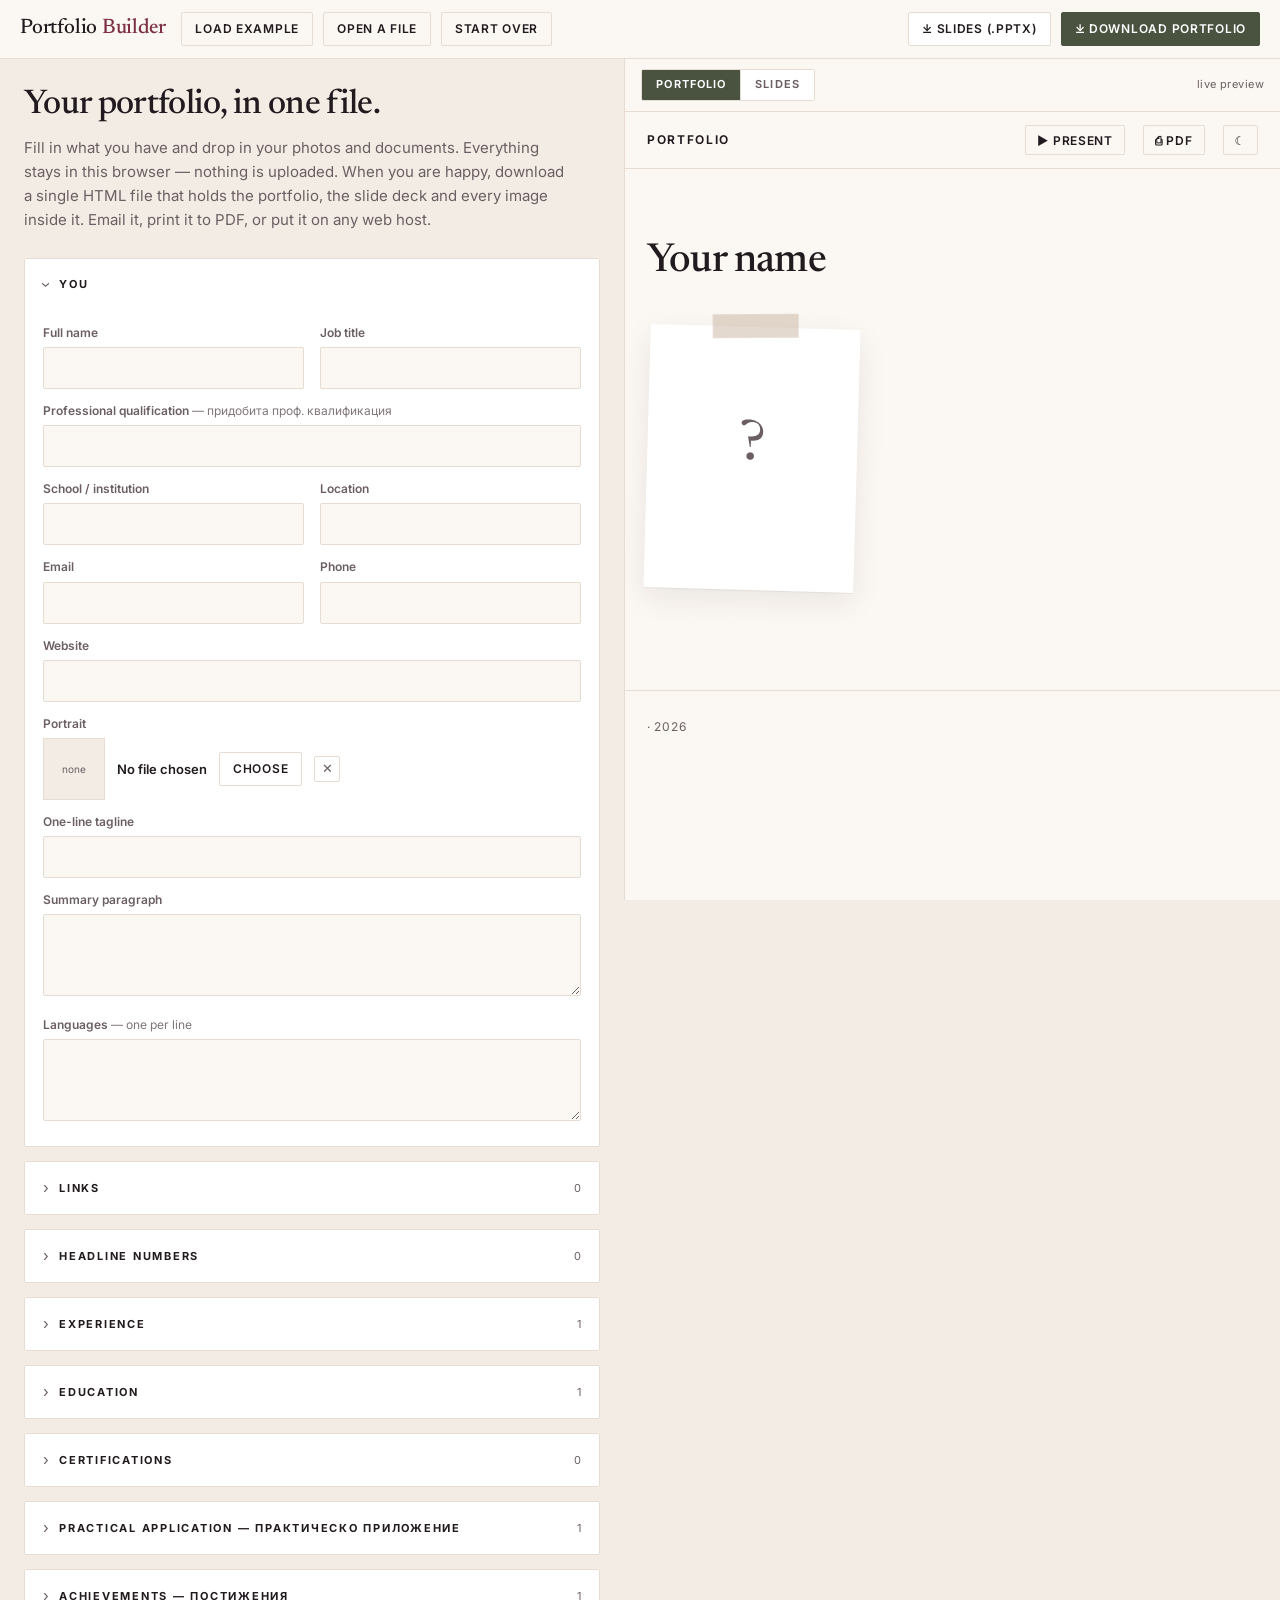
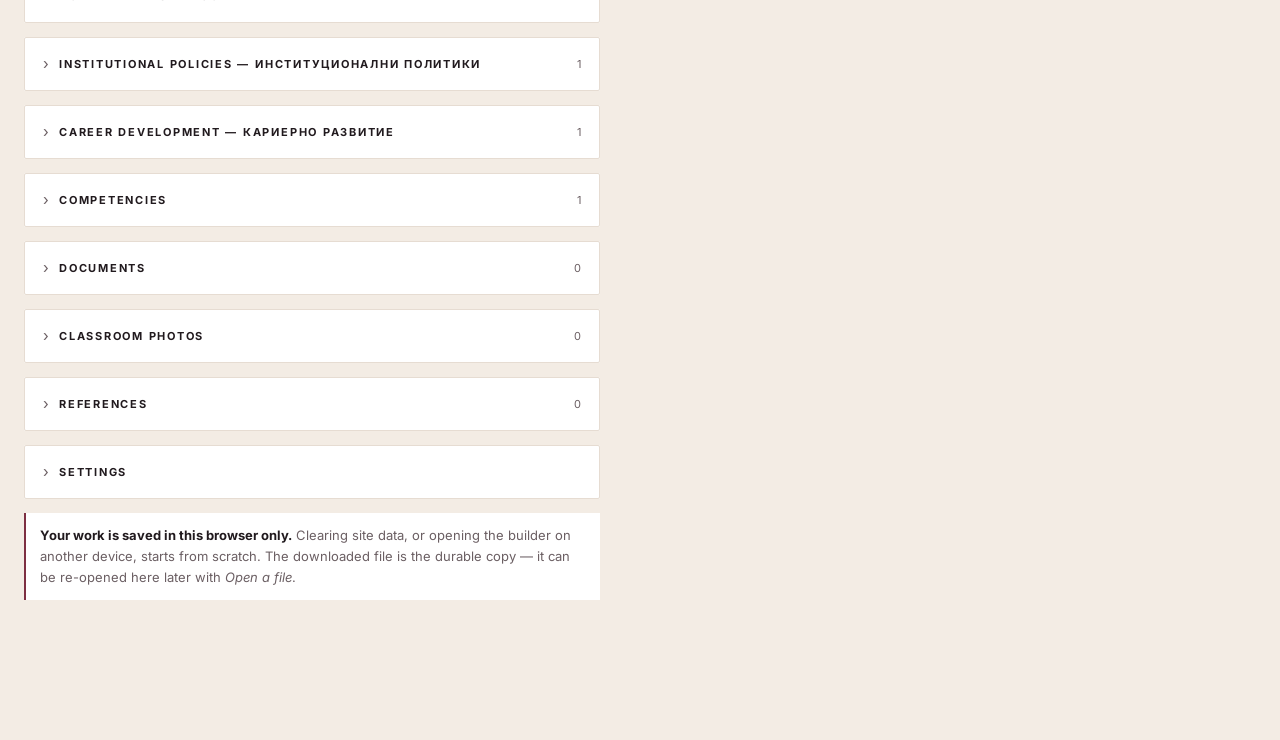
<file: index.html>
<!doctype html>
<html lang="en">
<head>
  <meta charset="utf-8">
  <meta name="viewport" content="width=device-width, initial-scale=1">
  <title>Portfolio Builder</title>
  <meta name="description" content="Enter your details, drop in your photos and documents, and download a finished teaching portfolio as one file. Nothing is uploaded anywhere.">
  <link rel="preconnect" href="https://fonts.googleapis.com">
  <link rel="preconnect" href="https://fonts.gstatic.com" crossorigin>
  <link rel="stylesheet" href="https://fonts.googleapis.com/css2?family=Inter:wght@400;600;700&family=Newsreader:ital,opsz,wght@0,6..72,300..600;1,6..72,300..500&display=swap">
  <link rel="stylesheet" href="assets/css/app.css">
</head>
<body>

<header class="appbar">
  <span class="logo">Portfolio <b>Builder</b></span>
  <button class="btn ghost" id="example" type="button">Load example</button>
  <label class="btn ghost" style="margin:0">
    Open a file<input type="file" id="open" accept=".html,text/html" hidden>
  </label>
  <button class="btn ghost" id="reset" type="button">Start over</button>
  <span class="spacer"></span>
  <span class="size" id="size"></span>
  <button class="btn" id="pptx" type="button" title="A .pptx that Google Slides imports">⤓ Slides (.pptx)</button>
  <button class="btn primary" id="download" type="button">⤓ Download portfolio</button>
</header>

<div class="shell">
  <div class="pane-form">
    <div class="intro">
      <h1>Your portfolio, in one file.</h1>
      <p>Fill in what you have and drop in your photos and documents. Everything stays in this
      browser — nothing is uploaded. When you are happy, download a single HTML file that holds
      the portfolio, the slide deck and every image inside it. Email it, print it to PDF, or put
      it on any web host.</p>
    </div>
    <div id="form"></div>
    <div class="warn">
      <b>Your work is saved in this browser only.</b> Clearing site data, or opening the builder on
      another device, starts from scratch. The downloaded file is the durable copy — it can be
      re-opened here later with <em>Open a file</em>.
    </div>
  </div>

  <div class="pane-view">
    <div class="view-head">
      <div class="tabs" role="tablist">
        <button id="tab-portfolio" role="tab" aria-selected="true" type="button">Portfolio</button>
        <button id="tab-slides" role="tab" aria-selected="false" type="button">Slides</button>
      </div>
      <span class="note" id="viewnote">live preview</span>
    </div>
    <iframe id="preview" title="Portfolio preview"></iframe>
  </div>
</div>

<div class="toast" id="toast"></div>

<script src="assets/js/media.js"></script>
<script src="assets/js/render.js"></script>
<script src="assets/js/pptx.js"></script>
<script src="assets/js/app.js"></script>
</body>
</html>
</file>
<file: assets/css/app.css>
/* The builder's own chrome. The portfolio itself is styled by viewer.css
   and rendered inside an iframe, so the two never collide. */

:root {
  --paper:    #fbf7f2;
  --paper-2:  #f3ece4;
  --card:     #ffffff;
  --ink:      #211a1e;
  --ink-soft: #6b5f63;
  --rule:     #e6dcd2;
  --margin:   #7d2f42;
  --accent:   #4a5240;
  --shadow:   0 1px 1px rgba(33,26,30,.05), 0 10px 30px rgba(33,26,30,.08);
  --serif: "Newsreader", Georgia, "Times New Roman", serif;
  --sans:  "Inter", ui-sans-serif, system-ui, -apple-system, "Segoe UI", Roboto, sans-serif;
}

* { box-sizing: border-box; }
body {
  margin: 0; background: var(--paper-2); color: var(--ink);
  font-family: var(--sans); font-size: 15px; line-height: 1.6;
  -webkit-font-smoothing: antialiased;
}
h1, h2, h3 { margin: 0; line-height: 1.2; }
button, input, textarea { font: inherit; color: inherit; }

/* ---------- top bar ---------- */
.appbar {
  position: sticky; top: 0; z-index: 30;
  display: flex; align-items: center; gap: 10px;
  padding: 12px 20px; background: var(--paper);
  border-bottom: 1px solid var(--rule);
}
.appbar .logo {
  font-family: var(--serif); font-size: 21px; font-weight: 500;
  letter-spacing: -.01em; margin-right: 6px; white-space: nowrap;
}
.appbar .logo b { color: var(--margin); font-weight: 500; }
.appbar .spacer { flex: 1; }
.appbar .size { font-size: 12px; color: var(--ink-soft); font-variant-numeric: tabular-nums; }

.btn {
  border: 1px solid var(--rule); background: var(--card); color: var(--ink);
  border-radius: 2px; height: 34px; padding: 0 13px; cursor: pointer;
  font-size: 12px; font-weight: 600; letter-spacing: .06em; text-transform: uppercase;
  display: inline-flex; align-items: center; gap: 7px; white-space: nowrap;
}
.btn:hover { border-color: var(--margin); color: var(--margin); }
.btn.primary { background: var(--accent); border-color: var(--accent); color: #fff; }
.btn.primary:hover { filter: brightness(1.1); color: #fff; }
.btn:disabled { opacity: .45; cursor: default; }
.btn.ghost { background: transparent; }

/* ---------- two-column shell ---------- */
.shell { display: grid; grid-template-columns: minmax(0, 1fr) minmax(0, 1.05fr); align-items: start; }
.pane-form { padding: 26px 24px 140px; min-width: 0; }
.pane-view {
  position: sticky; top: 59px; height: calc(100vh - 59px);
  border-left: 1px solid var(--rule); background: var(--paper);
  display: flex; flex-direction: column; min-width: 0;
}

.intro { max-width: 60ch; margin-bottom: 26px; }
.intro h1 { font-family: var(--serif); font-size: 34px; font-weight: 500; letter-spacing: -.02em; }
.intro p { color: var(--ink-soft); margin: 10px 0 0; }

/* ---------- form ---------- */
fieldset {
  border: 1px solid var(--rule); background: var(--card);
  border-radius: 2px; padding: 0; margin: 0 0 14px;
}
legend { display: none; }
.fs-head {
  display: flex; align-items: center; gap: 10px; width: 100%;
  padding: 14px 18px; background: none; border: 0; cursor: pointer; text-align: left;
}
.fs-head .name {
  font-size: 11px; font-weight: 700; letter-spacing: .16em; text-transform: uppercase;
}
.fs-head .count { font-size: 11px; color: var(--ink-soft); margin-left: auto; }
.fs-head .caret { color: var(--ink-soft); transition: transform .15s; }
fieldset[open] .fs-head .caret { transform: rotate(90deg); }
.fs-body { padding: 0 18px 18px; display: none; }
fieldset[open] .fs-body { display: block; }

label { display: block; font-size: 12px; font-weight: 600; color: var(--ink-soft); margin: 12px 0 5px; }
label .hint { font-weight: 400; text-transform: none; opacity: .85; }
input[type=text], textarea, select {
  width: 100%; font-size: 15px; background: var(--paper);
  border: 1px solid var(--rule); border-radius: 2px; padding: 8px 11px;
}
input[type=color] { width: 100%; height: 38px; padding: 3px; background: var(--paper); border: 1px solid var(--rule); }
textarea { min-height: 82px; resize: vertical; line-height: 1.5; }
input:focus, textarea:focus, select:focus { outline: 2px solid color-mix(in srgb, var(--accent) 45%, transparent); outline-offset: 1px; }
.row2 { display: grid; grid-template-columns: 1fr 1fr; gap: 0 16px; }
.full { grid-column: 1 / -1; }

.item { border: 1px solid var(--rule); border-radius: 2px; padding: 8px 14px 16px; margin: 12px 0; background: var(--paper); }
.item-bar { display: flex; align-items: center; gap: 5px; }
.item-bar strong { font-size: 11px; font-weight: 700; letter-spacing: .12em; text-transform: uppercase; color: var(--ink-soft); margin-right: auto; }
.mini {
  border: 1px solid var(--rule); background: var(--card); color: var(--ink-soft);
  border-radius: 2px; width: 26px; height: 26px; cursor: pointer; line-height: 1; font-size: 13px;
}
.mini:hover { color: var(--ink); border-color: var(--margin); }
.mini.danger:hover { color: var(--margin); }

/* ---------- file pickers ---------- */
.filefield { display: flex; align-items: center; gap: 12px; margin-top: 5px; }
.thumb {
  width: 62px; height: 62px; flex: none; object-fit: cover;
  border: 1px solid var(--rule); background: var(--paper-2);
  display: grid; place-items: center; font-size: 10px; color: var(--ink-soft); text-align: center;
}
.filefield .meta { min-width: 0; font-size: 12px; color: var(--ink-soft); }
.filefield .meta b { display: block; font-weight: 600; color: var(--ink); font-size: 13px;
  overflow: hidden; text-overflow: ellipsis; white-space: nowrap; }

.drop {
  border: 1px dashed var(--rule); border-radius: 2px; padding: 20px;
  text-align: center; color: var(--ink-soft); font-size: 13px; margin-top: 12px;
  background: var(--paper); cursor: pointer;
}
.drop:hover, .drop.over { border-color: var(--margin); color: var(--margin); background: var(--card); }
.drop b { display: block; color: var(--ink); font-size: 14px; margin-bottom: 3px; }

/* ---------- preview ---------- */
.view-head {
  display: flex; align-items: center; gap: 8px;
  padding: 10px 16px; border-bottom: 1px solid var(--rule);
}
.tabs { display: flex; border: 1px solid var(--rule); border-radius: 2px; overflow: hidden; }
.tabs button {
  border: 0; background: var(--card); padding: 6px 14px; cursor: pointer;
  font-size: 11px; font-weight: 650; letter-spacing: .1em; text-transform: uppercase; color: var(--ink-soft);
}
.tabs button + button { border-left: 1px solid var(--rule); }
.tabs button[aria-selected="true"] { background: var(--accent); color: #fff; }
.view-head .note { margin-left: auto; font-size: 11px; color: var(--ink-soft); letter-spacing: .04em; }

#preview { flex: 1; width: 100%; border: 0; background: var(--paper); }

.warn {
  margin: 14px 0 0; padding: 12px 14px; font-size: 13px;
  border-left: 2px solid var(--margin); background: var(--card); color: var(--ink-soft);
}
.warn b { color: var(--ink); }

.toast {
  position: fixed; left: 50%; bottom: 24px; transform: translateX(-50%);
  background: var(--ink); color: var(--paper); padding: 10px 18px; border-radius: 2px;
  font-size: 13px; z-index: 60; box-shadow: var(--shadow);
  opacity: 0; pointer-events: none; transition: opacity .2s;
}
.toast.show { opacity: 1; }

/* ---------- narrow ---------- */
@media (max-width: 1000px) {
  .shell { grid-template-columns: 1fr; }
  .pane-view { position: static; height: 78vh; border-left: 0; border-top: 1px solid var(--rule); }
  .appbar { flex-wrap: wrap; }
  .appbar .size { width: 100%; }
}
</file>
